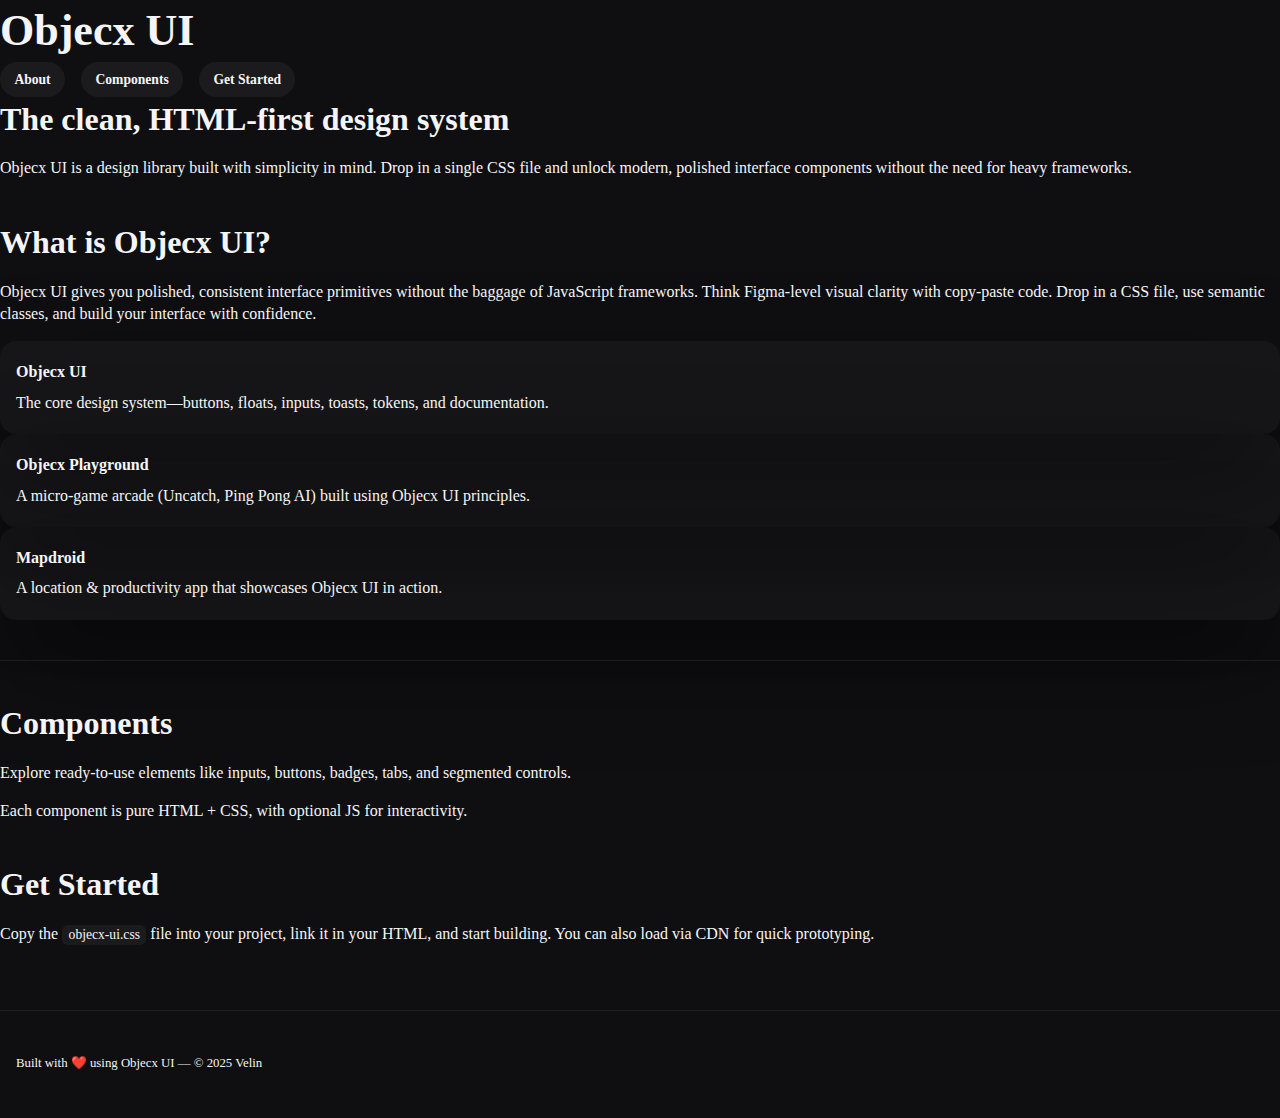
<file: index.html>
<!DOCTYPE html>
<html lang="en">
<head>
  <meta charset="utf-8" />
  <title>Objecx UI</title>
  <meta name="viewport" content="width=device-width, initial-scale=1" />
  <link rel="stylesheet" href="objecx-ui.css" />
  <script defer src="objecx-ui.js"></script>
</head>
<body>
  <header class="site-header">
    <h1 class="logo">Objecx UI</h1>
    <nav class="nav">
      <a href="#what-is">About</a>
      <a href="#components">Components</a>
      <a href="#get-started">Get Started</a>
    </nav>
  </header>

  <main class="site-main">
    <section class="hero">
      <h2>The clean, HTML-first design system</h2>
      <p>
        Objecx UI is a design library built with simplicity in mind.
        Drop in a single CSS file and unlock modern, polished interface components
        without the need for heavy frameworks.
      </p>
    </section>

    <section id="what-is" class="section">
      <h2>What is Objecx UI?</h2>
      <p>
        Objecx UI gives you polished, consistent interface primitives
        without the baggage of JavaScript frameworks. Think Figma-level visual clarity
        with copy-paste code. Drop in a CSS file, use semantic classes, and build your interface
        with confidence.
      </p>

      <div class="card-grid">
        <a class="objecx-card" href="https://objecx-ui.vercel.app/">
          <strong>Objecx UI</strong>
          <span>The core design system—buttons, floats, inputs, toasts, tokens, and documentation.</span>
        </a>
        <a class="objecx-card" href="https://objecx-playground.vercel.app">
          <strong>Objecx Playground</strong>
          <span>A micro-game arcade (Uncatch, Ping Pong AI) built using Objecx UI principles.</span>
        </a>
        <a class="objecx-card" href="https://mapdroid.vercel.app">
          <strong>Mapdroid</strong>
          <span>A location & productivity app that showcases Objecx UI in action.</span>
        </a>
      </div>

      <div class="separator" aria-hidden="true"></div>
    </section>

    <section id="components" class="section">
      <h2>Components</h2>
      <p>Explore ready-to-use elements like inputs, buttons, badges, tabs, and segmented controls.</p>
      <p>Each component is pure HTML + CSS, with optional JS for interactivity.</p>
    </section>

    <section id="get-started" class="section">
      <h2>Get Started</h2>
      <p>
        Copy the <code>objecx-ui.css</code> file into your project, link it in your HTML,
        and start building. You can also load via CDN for quick prototyping.
      </p>
    </section>
  </main>

  <footer class="site-footer">
    <p>Built with ❤️ using Objecx UI — © 2025 Velin</p>
  </footer>
</body>
</html>
</file>
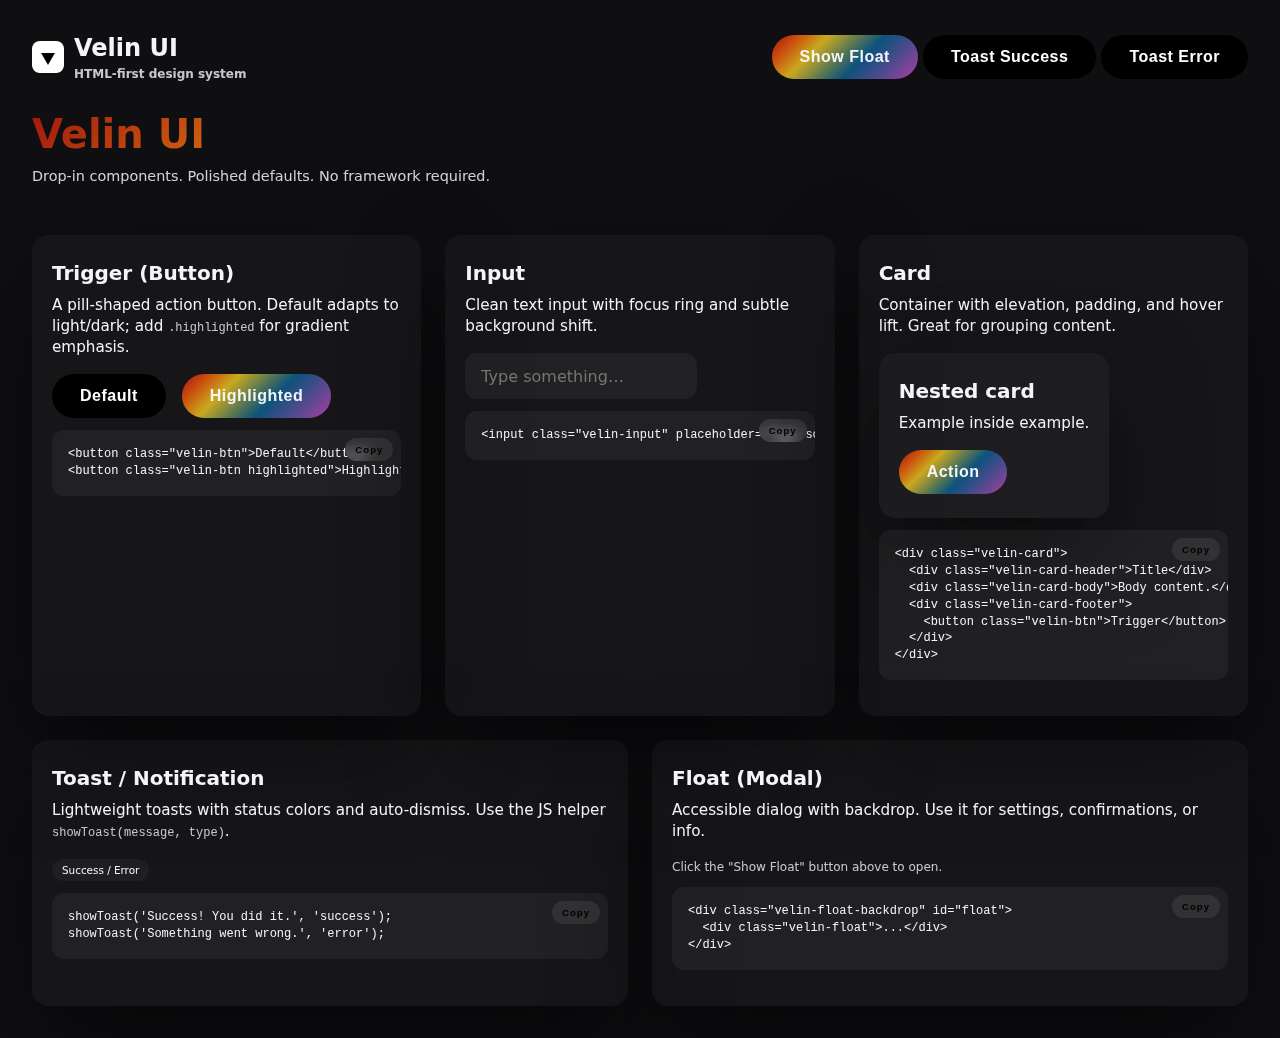
<file: velin-ui.html>
<!DOCTYPE html>
<html lang="en">
<head>
  <meta charset="utf-8" />
  <title>Velin UI Demo</title>
  <meta name="viewport" content="width=device-width,initial-scale=1" />
  <link rel="icon" type="image/svg+xml" href="VelinLogo.svg" />
  <link rel="preconnect" href="https://fonts.googleapis.com" />
  <link href="https://fonts.googleapis.com/css2?family=JetBrains+Mono:wght@500&display=swap" rel="stylesheet" />
  <style>
    :root {
      --radius: 1rem;
      --radius-pill: 999px;
      --gradient-velin: linear-gradient(135deg,#a3150d 0%,#c75610 15%,#c4a423 30%,#0e567d 60%,#a8439d 100%);
      --shadow: 0 40px 100px -10px rgba(0,0,0,.6);
      --text: #f5f5f7;
      --bg: #0f0f12;
      --card-bg: rgba(255,255,255,0.03);
      --transition: .35s cubic-bezier(.4,.2,.2,1);
      --font-stack: system-ui,-apple-system,BlinkMacSystemFont,"JetBrains Mono", monospace;
    }
    *{box-sizing:border-box;}
    body {
      margin:0;
      background: var(--bg);
      color: var(--text);
      font-family: var(--font-stack);
      -webkit-font-smoothing: antialiased;
      min-height:100vh;
      padding:2rem;
      line-height:1.4;
    }
    h1 {
      margin:0;
      font-size:2.5rem;
      background: var(--gradient-velin);
      -webkit-background-clip:text;
      background-clip:text;
      color:transparent;
    }
    .grid {
      display:grid;
      gap:1.5rem;
      grid-template-columns: repeat(auto-fit,minmax(280px,1fr));
      margin-top:1.5rem;
    }
    .section {
      margin-bottom:3rem;
    }
    .sub {
      font-size:.9rem;
      opacity:.85;
      margin:4px 0 16px;
    }
    /* Trigger button */
    .velin-btn {
      position: relative;
      display: inline-flex;
      align-items: center;
      gap: .4em;
      padding: .85rem 1.75rem;
      border: none;
      border-radius: var(--radius-pill);
      font-weight:600;
      font-size:1rem;
      cursor:pointer;
      overflow:hidden;
      transition: transform var(--transition), box-shadow var(--transition);
      min-height:44px;
      line-height:1;
      letter-spacing:.5px;
      background: #fff;
      color: #000;
    }
    @media (prefers-color-scheme: light){
      .velin-btn { background:#000; color:#fff; }
    }
    @media (prefers-color-scheme: dark){
      .velin-btn { background:#fff; color:#000; }
    }
    .velin-btn.highlighted {
      background: var(--gradient-velin);
      color: inherit;
    }
    .velin-btn.highlighted::before {
      content:"";
      position:absolute;
      inset:0;
      mix-blend-mode: overlay;
      opacity:.15;
      background: var(--gradient-velin);
      border-radius: inherit;
      pointer-events:none;
    }
    .velin-btn:hover {
      transform:scale(1.03);
      box-shadow: var(--shadow);
    }
    .velin-btn:active {
      transform:scale(0.97);
    }
    .velin-btn:focus-visible {
      outline:2px solid transparent;
      box-shadow: 0 0 0 3px rgba(168,67,157,.7);
    }

    /* Card */
    .velin-card {
      background: var(--card-bg);
      padding:1.5rem 1.25rem;
      border-radius: var(--radius);
      box-shadow: var(--shadow);
      position: relative;
      overflow:hidden;
      transition: transform var(--transition);
    }
    .velin-card:hover {
      transform: translateY(-2px);
    }
    .velin-card-header {
      font-size:1.25rem;
      font-weight:700;
      margin-bottom:.5rem;
    }
    .velin-card-body {
      font-size:.95rem;
      margin-bottom:1rem;
    }
    .velin-card-footer {
      display:flex;
      gap:.75rem;
      flex-wrap:wrap;
      font-size:.75rem;
    }

    /* Input */
    .velin-input {
      background: rgba(255,255,255,0.05);
      border: none;
      padding: .85rem 1rem;
      border-radius: .75rem;
      font-size:1rem;
      font-family: inherit;
      color: var(--text);
      width:100%;
      transition: box-shadow var(--transition), background var(--transition);
      outline: none;
      min-width:0;
    }
    .velin-input:focus {
      box-shadow: 0 0 0 3px rgba(168,67,157,.6);
      background: rgba(255,255,255,0.08);
    }

    /* Toast */
    .velin-toast-container {
      position: fixed;
      top:16px;
      right:16px;
      display:flex;
      flex-direction:column;
      gap:10px;
      z-index:999;
      max-width:360px;
      font-family: var(--font-stack);
    }
    .velin-toast {
      background: rgba(255,255,255,0.08);
      padding:12px 18px;
      border-radius:12px;
      backdrop-filter: blur(8px);
      display:flex;
      gap:12px;
      align-items:center;
      color: var(--text);
      box-shadow: 0 30px 60px -10px rgba(0,0,0,.5);
      font-size:.9rem;
      overflow:hidden;
      position: relative;
      animation: slide-in .35s ease forwards;
    }
    .velin-toast.success { border-left:4px solid #1eb854; }
    .velin-toast.error { border-left:4px solid #e24f4f; }
    .velin-toast .close {
      margin-left:auto;
      background:none;
      border:none;
      cursor:pointer;
      font-size:1rem;
      opacity:.7;
    }
    @keyframes slide-in {
      from { opacity:0; transform: translateX(10px); }
      to { opacity:1; transform: translateX(0); }
    }

    /* Float/modal */
    .velin-float-backdrop {
      position: fixed;
      inset:0;
      background: rgba(15,15,18,0.85);
      display:flex;
      align-items:center;
      justify-content:center;
      padding:1rem;
      z-index:50;
      visibility:hidden;
      opacity:0;
      transition: opacity .25s ease;
    }
    .velin-float {
      background: rgba(255,255,255,0.03);
      border-radius:1rem;
      padding:1.75rem 2rem;
      max-width:480px;
      width:100%;
      position:relative;
      box-shadow: var(--shadow);
      backdrop-filter: blur(12px);
    }
    .velin-float.show {
      visibility:visible;
      opacity:1;
    }
    .close-btn {
      position:absolute;
      top:12px;
      right:12px;
      background:none;
      border:none;
      font-size:1.25rem;
      cursor:pointer;
      color: var(--text);
      opacity:.75;
    }

    /* Utility & code block */
    pre {
      background: rgba(255,255,255,0.05);
      padding:1rem;
      border-radius:.75rem;
      overflow:auto;
      font-size:.75rem;
      position: relative;
    }
    .copy {
      position:absolute;
      top:8px;
      right:8px;
      background: rgba(255,255,255,0.08);
      border:none;
      padding:6px 10px;
      border-radius:999px;
      cursor:pointer;
      font-size:.6rem;
      letter-spacing:1px;
      font-weight:600;
      backdrop-filter: blur(6px);
    }
    .badge {
      display:inline-block;
      background: rgba(255,255,255,0.08);
      padding:4px 12px;
      border-radius:999px;
      font-size:.55rem;
      text-transform:uppercase;
      letter-spacing:1px;
    }
    .layout-split {
      display:flex;
      gap:1.5rem;
      flex-wrap:wrap;
    }
    .pill {
      background: rgba(255,255,255,0.04);
      padding:4px 10px;
      border-radius:999px;
      font-size:.65rem;
    }
    .card-row {
      display:flex;
      gap:1rem;
      flex-wrap:wrap;
    }

    .fade-in {
      animation: fade .6s ease both;
    }
    @keyframes fade {
      from { opacity:0; transform:translateY(8px); }
      to { opacity:1; transform:translateY(0); }
    }
    .small {
      font-size:.75rem;
      opacity:.8;
    }
    .header {
      display:flex;
      flex-wrap:wrap;
      justify-content: space-between;
      align-items:center;
      gap:1rem;
      margin-bottom:1.5rem;
    }
    .brand {
      display:flex;
      align-items:center;
      gap:10px;
      font-size:1.5rem;
      font-weight:700;
    }
    .brand img {
      width:32px;
      height:32px;
      border-radius:6px;
    }
    .pill-accent {
      background: var(--gradient-velin);
      -webkit-background-clip: text;
      background-clip: text;
      color: transparent;
    }
  </style>
</head>
<body>

  <div class="header">
    <div class="brand">
      <img src="VelinLogo.svg" alt="Velin" />
      <div>
        Velin UI <div class="small">HTML-first design system</div>
      </div>
    </div>
    <div>
      <button class="velin-btn highlighted" id="show-float-demo">Show Float</button>
      <button class="velin-btn" id="toast-success">Toast Success</button>
      <button class="velin-btn" id="toast-error">Toast Error</button>
    </div>
  </div>

  <div class="section">
    <h1>Velin UI</h1>
    <div class="sub">Drop-in components. Polished defaults. No framework required.</div>
  </div>

  <div class="grid">
    <!-- Buttons -->
    <div class="velin-card fade-in">
      <div class="velin-card-header">Trigger (Button)</div>
      <div class="velin-card-body">
        A pill-shaped action button. Default adapts to light/dark; add <code class="small">.highlighted</code> for gradient emphasis.
      </div>
      <div class="velin-card-footer">
        <div class="card-row">
          <button class="velin-btn">Default</button>
          <button class="velin-btn highlighted">Highlighted</button>
        </div>
      </div>
      <pre><code>&lt;button class="velin-btn"&gt;Default&lt;/button&gt;
&lt;button class="velin-btn highlighted"&gt;Highlighted&lt;/button&gt;</code><button class="copy" data-target="btn-code">Copy</button></pre>
    </div>

    <!-- Input -->
    <div class="velin-card fade-in">
      <div class="velin-card-header">Input</div>
      <div class="velin-card-body">
        Clean text input with focus ring and subtle background shift.
      </div>
      <div class="velin-card-footer">
        <div style="max-width:320px;">
          <input class="velin-input" placeholder="Type something…" />
        </div>
      </div>
      <pre><code>&lt;input class="velin-input" placeholder="Type something…" /&gt;</code><button class="copy" data-target="input-code">Copy</button></pre>
    </div>

    <!-- Card -->
    <div class="velin-card fade-in">
      <div class="velin-card-header">Card</div>
      <div class="velin-card-body">
        Container with elevation, padding, and hover lift. Great for grouping content.
      </div>
      <div class="velin-card-footer">
        <div class="card-row">
          <div style="flex:1;">
            <div class="velin-card">
              <div class="velin-card-header">Nested card</div>
              <div class="velin-card-body">Example inside example.</div>
              <div class="velin-card-footer">
                <button class="velin-btn highlighted">Action</button>
              </div>
            </div>
          </div>
        </div>
      </div>
      <pre><code>&lt;div class="velin-card"&gt;
  &lt;div class="velin-card-header"&gt;Title&lt;/div&gt;
  &lt;div class="velin-card-body"&gt;Body content.&lt;/div&gt;
  &lt;div class="velin-card-footer"&gt;
    &lt;button class="velin-btn"&gt;Trigger&lt;/button&gt;
  &lt;/div&gt;
&lt;/div&gt;</code><button class="copy" data-target="card-code">Copy</button></pre>
    </div>
  </div>

  <!-- Toast + Float -->
  <div class="grid">
    <div class="velin-card fade-in">
      <div class="velin-card-header">Toast / Notification</div>
      <div class="velin-card-body">
        Lightweight toasts with status colors and auto-dismiss. Use the JS helper <code class="small">showToast(message, type)</code>.
      </div>
      <div class="velin-card-footer">
        <div class="pill">Success / Error</div>
      </div>
      <pre><code>showToast('Success! You did it.', 'success');
showToast('Something went wrong.', 'error');</code><button class="copy" data-target="toast-code">Copy</button></pre>
    </div>
    <div class="velin-card fade-in">
      <div class="velin-card-header">Float (Modal)</div>
      <div class="velin-card-body">
        Accessible dialog with backdrop. Use it for settings, confirmations, or info.
      </div>
      <div class="velin-card-footer">
        <div class="small">Click the "Show Float" button above to open.</div>
      </div>
      <pre><code>&lt;div class="velin-float-backdrop" id="float"&gt;
  &lt;div class="velin-float"&gt;...&lt;/div&gt;
&lt;/div&gt;</code><button class="copy" data-target="float-code">Copy</button></pre>
    </div>
  </div>

  <!-- Hidden float -->
  <div class="velin-float-backdrop" id="float">
    <div class="velin-float" role="dialog" aria-modal="true" aria-label="Demo float">
      <button class="close-btn" aria-label="Close">&times;</button>
      <div style="margin-bottom:8px;">
        <div style="font-size:1.25rem;font-weight:700;">Velin Float</div>
        <div class="small">Accessible, polished modal.</div>
      </div>
      <p style="margin:0 0 1rem;">This is a reusable float component. You can put any content here, including forms or confirmations.</p>
      <div style="display:flex;gap:10px;flex-wrap:wrap;">
        <button class="velin-btn">Cancel</button>
        <button class="velin-btn highlighted">Confirm</button>
      </div>
    </div>
  </div>

  <!-- Toast container (populated by JS) -->
  <div class="velin-toast-container" aria-live="polite" role="status"></div>

  <script>
    // toast helper
    function showToast(message, type = "success", duration = 3000) {
      let container = document.querySelector(".velin-toast-container");
      if (!container) {
        container = document.createElement("div");
        container.className = "velin-toast-container";
        document.body.appendChild(container);
      }
      const toast = document.createElement("div");
      toast.className = `velin-toast ${type}`;
      toast.innerHTML = `<div>${message}</div><button class="close" aria-label="close">&times;</button>`;
      container.appendChild(toast);
      function remove() {
        toast.style.opacity = "0";
        setTimeout(() => toast.remove(), 300);
      }
      toast.querySelector(".close").addEventListener("click", remove);
      setTimeout(remove, duration);
    }

    // float logic
    const floatBackdrop = document.getElementById("float");
    document.getElementById("show-float-demo").addEventListener("click", ()=> {
      floatBackdrop.classList.add("show");
    });
    floatBackdrop.querySelector(".close-btn").addEventListener("click", ()=> {
      floatBackdrop.classList.remove("show");
    });
    // example toast triggers
    document.getElementById("toast-success").addEventListener("click", () => showToast("Success! You're crushing it.", "success"));
    document.getElementById("toast-error").addEventListener("click", () => showToast("Error occurred.", "error"));

    // copy buttons
    document.querySelectorAll(".copy").forEach(btn => {
      btn.addEventListener("click", () => {
        const codeEl = btn.previousElementSibling || document.querySelector(`#${btn.dataset.target}`);
        if (!codeEl) return;
        const text = codeEl.innerText;
        navigator.clipboard.writeText(text).then(() => {
          btn.textContent = "Copied";
          setTimeout(() => (btn.textContent = "Copy"), 1000);
        });
      });
    });
  </script>
</body>
</html>
</file>
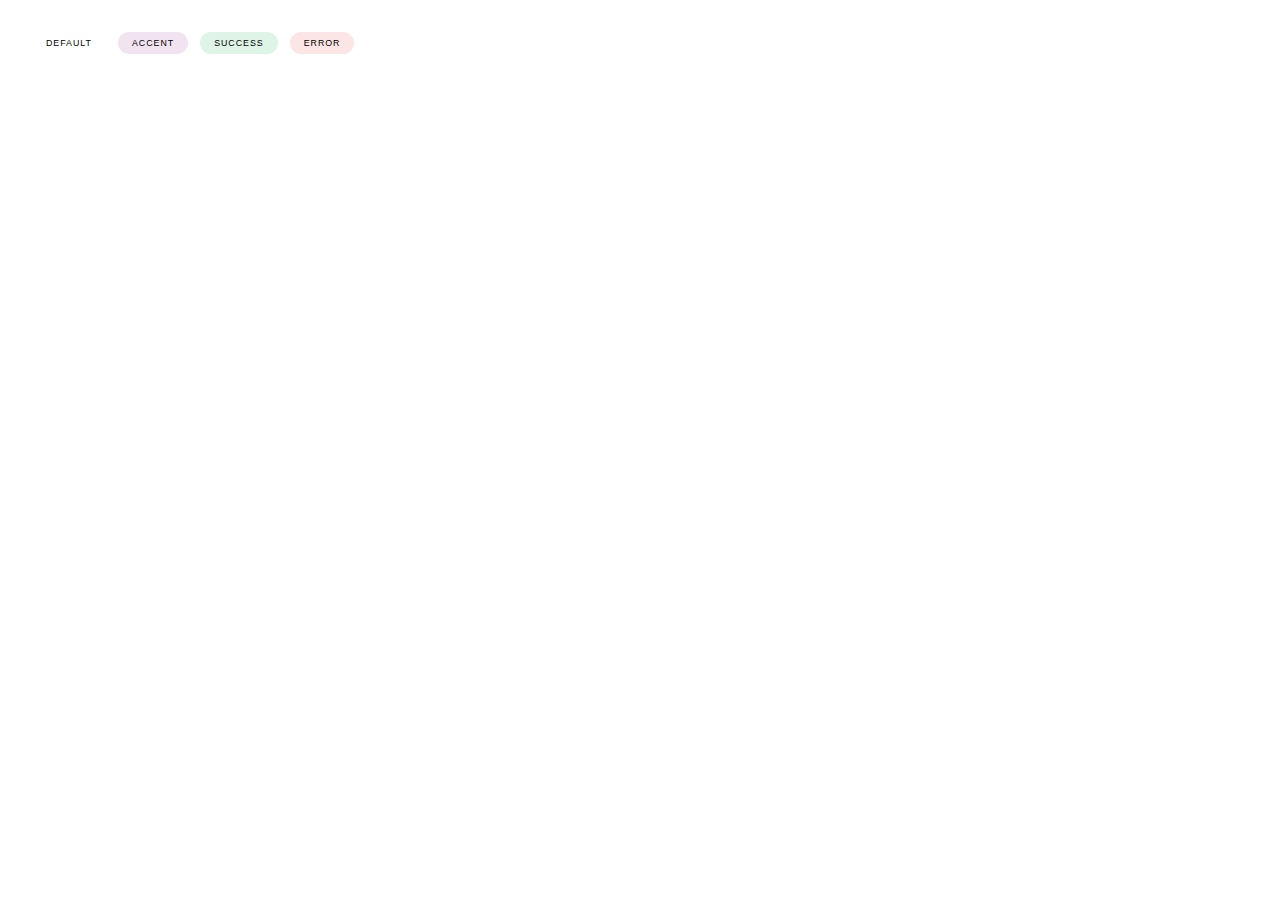
<file: components/badge.html>
<!DOCTYPE html>
<html lang="en">
<head>
  <meta charset="utf-8" />
  <title>Velin Badge</title>
  <meta name="viewport" content="width=device-width,initial-scale=1" />
  <link rel="stylesheet" href="/components/colors.css" />
  <style>
    .badge {
      display:inline-block;
      padding:6px 14px;
      border-radius:999px;
      font-size:.55rem;
      text-transform: uppercase;
      letter-spacing:1px;
      background: rgba(255,255,255,0.08);
      font-family:Inter,sans-serif;
    }
    .accent { background: var(--badge-bg-accent); }
    .success { background: var(--badge-bg-success); }
    .error { background: var(--badge-bg-error); }
  </style>
</head>
<body style="background:transparent; margin:0; padding:2rem; display:flex; gap:12px; flex-wrap:wrap;">
  <div class="badge">Default</div>
  <div class="badge accent">Accent</div>
  <div class="badge success">Success</div>
  <div class="badge error">Error</div>
</body>
</html>
</file>
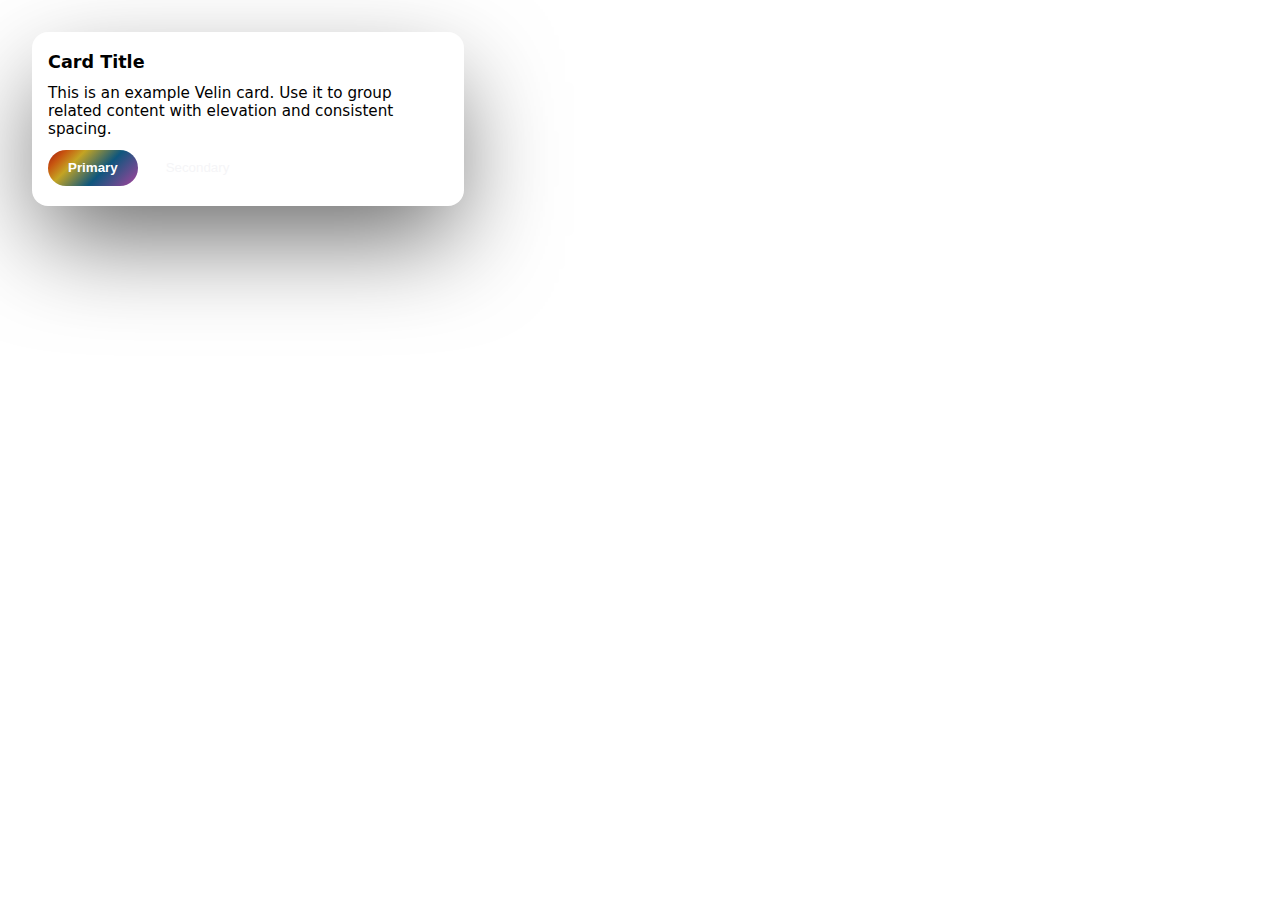
<file: components/card.html>
<!DOCTYPE html>
<html lang="en">
<head>
  <meta charset="utf-8" />
  <title>Velin Card</title>
  <meta name="viewport" content="width=device-width,initial-scale=1" />
  <link rel="stylesheet" href="/components/colors.css" />
  <style>
    .velin-card {
      background: var(--card-bg);
      padding:1.25rem 1rem;
      border-radius: var(--radius);
      box-shadow: var(--shadow);
      max-width:400px;
      display:flex;
      flex-direction:column;
      gap:12px;
      font-family: Inter, system-ui, sans-serif;
    }
    .header { font-weight:700; font-size:1.1rem; }
    .body { font-size:.95rem; }
    .footer { display:flex; gap:8px; flex-wrap:wrap; }
    .primary { background: var(--gradient-velin); color:#fff; border:none; padding:.65rem 1.25rem; border-radius: var(--radius-pill); font-weight:600; cursor:pointer; }
    .secondary { background: rgba(255,255,255,0.05); color: var(--text); border:none; padding:.65rem 1.25rem; border-radius: var(--radius-pill); cursor:pointer; }
  </style>
</head>
<body style="background:transparent; margin:0; padding:2rem;">
  <div class="velin-card">
    <div class="header">Card Title</div>
    <div class="body">This is an example Velin card. Use it to group related content with elevation and consistent spacing.</div>
    <div class="footer">
      <button class="primary">Primary</button>
      <button class="secondary">Secondary</button>
    </div>
  </div>
</body>
</html>
</file>
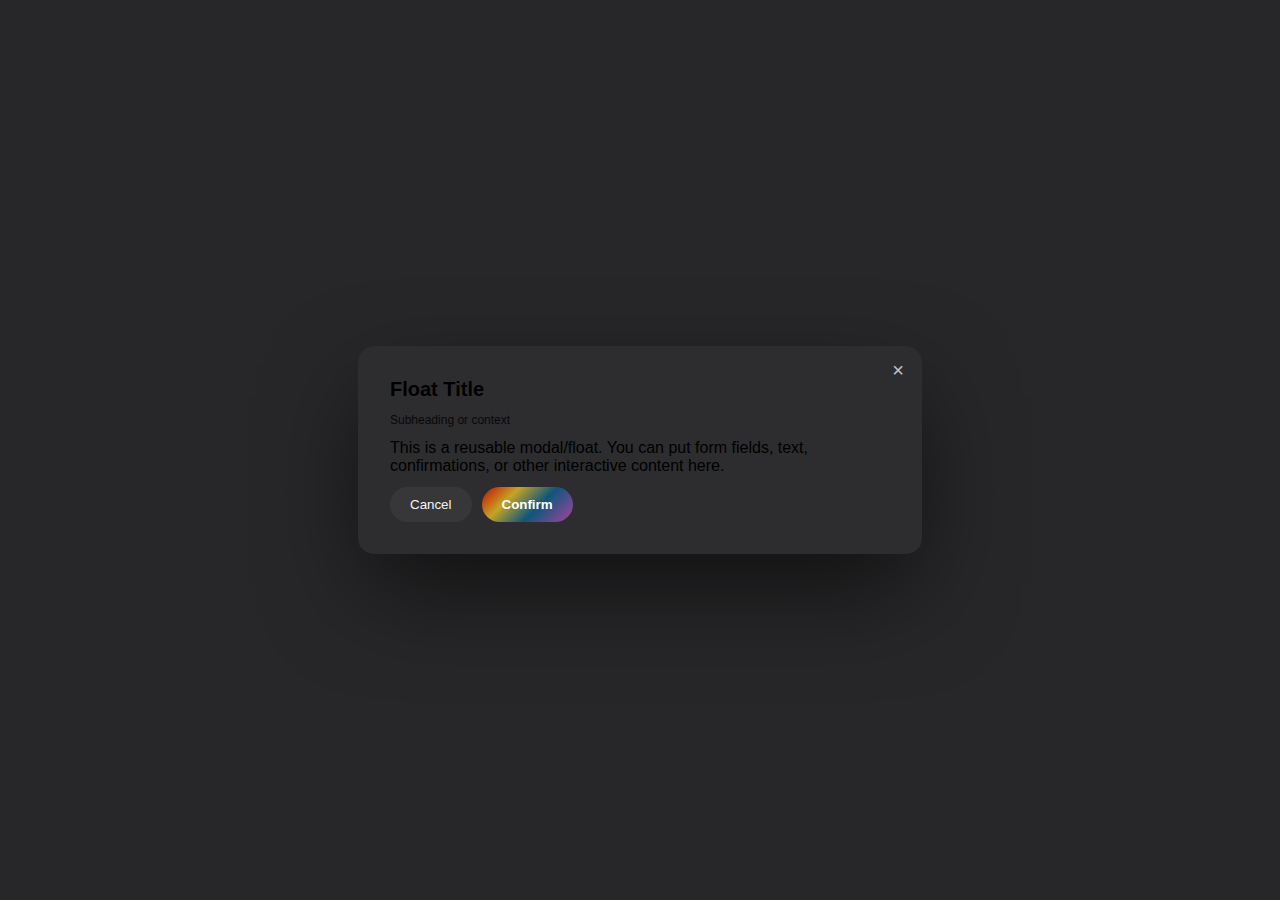
<file: components/float.html>
<!DOCTYPE html>
<html lang="en">
<head>
  <meta charset="utf-8" />
  <title>Velin Float</title>
  <meta name="viewport" content="width=device-width,initial-scale=1" />
  <link rel="stylesheet" href="/components/colors.css" />
  <style>
    body { margin:0; min-height:100vh; background: rgba(15,15,18,.9); display:flex; align-items:center; justify-content:center; font-family:Inter,sans-serif; }
    .backdrop {
      position: relative;
      width:100%;
      max-width:500px;
      padding:2rem;
      background: var(--card-bg);
      border-radius:1rem;
      box-shadow: var(--shadow);
      display:flex;
      flex-direction:column;
      gap:12px;
    }
    .header { font-size:1.25rem; font-weight:700; }
    .sub { font-size:.75rem; opacity:.8; }
    .actions { display:flex; gap:10px; flex-wrap:wrap; }
    .close-btn {
      position:absolute;
      top:12px;
      right:12px;
      background:none;
      border:none;
      font-size:1.25rem;
      cursor:pointer;
      color: var(--text);
      opacity:.75;
    }
    .primary { background: var(--gradient-velin); color:#fff; border:none; padding:.65rem 1.25rem; border-radius:var(--radius-pill); font-weight:600; cursor:pointer; }
    .secondary { background: rgba(255,255,255,0.05); color: var(--text); border:none; padding:.65rem 1.25rem; border-radius:var(--radius-pill); cursor:pointer; }
  </style>
</head>
<body>
  <div class="backdrop">
    <button class="close-btn" aria-label="Close" onclick="alert('close clicked')">&times;</button>
    <div class="header">Float Title</div>
    <div class="sub">Subheading or context</div>
    <p style="margin:0;">This is a reusable modal/float. You can put form fields, text, confirmations, or other interactive content here.</p>
    <div class="actions">
      <button class="secondary">Cancel</button>
      <button class="primary">Confirm</button>
    </div>
  </div>
</body>
</html>
</file>
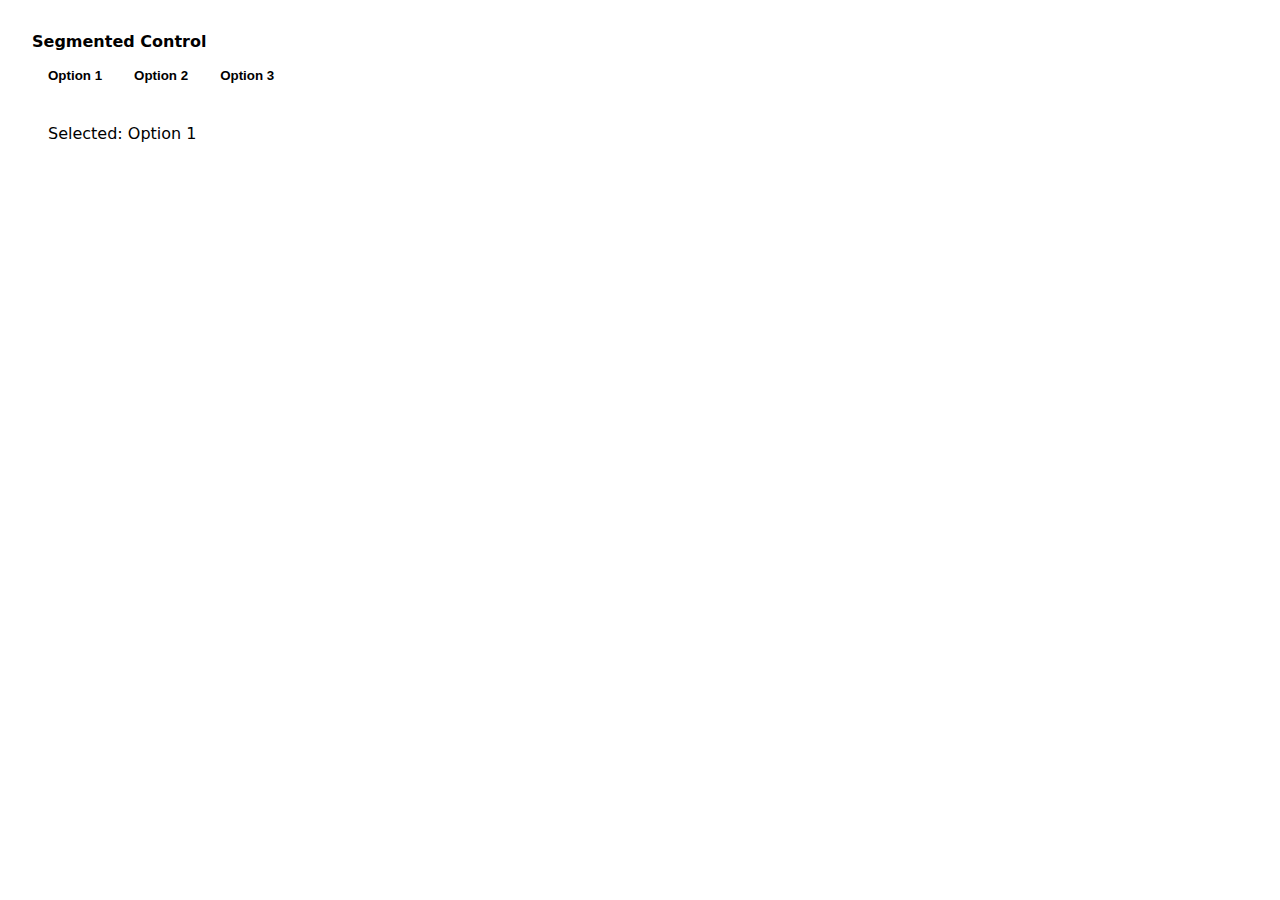
<file: components/input.html>
<!DOCTYPE html>
<html lang="en">
<head>
  <meta charset="utf-8" />
  <title>Objecx Segmented Control</title>
  <meta name="viewport" content="width=device-width,initial-scale=1" />
  <link rel="stylesheet" href="/components/colors.css" />
  <style>
    body {
      background: transparent;
      margin:0;
      padding:2rem;
      font-family: Inter, system-ui, sans-serif;
    }
    .segmented {
      display:inline-flex;
      border-radius:999px;
      overflow:hidden;
      background: rgba(255,255,255,0.04);
      font-size:.85rem;
      gap:0;
    }
    .segmented button {
      padding:.55rem 1rem;
      border:none;
      background: transparent;
      cursor:pointer;
      font-weight:600;
      transition: background .2s ease;
      position: relative;
    }
    .segmented button.active {
      background: #fff;
      color:#000;
    }
    .segmented button:not(.active):hover {
      background: rgba(255,255,255,0.08);
    }
    .output {
      margin-top:1rem;
      background: var(--card-bg);
      padding:1rem;
      border-radius:12px;
      max-width:500px;
    }
  </style>
</head>
<body>
  <div>
    <div style="margin-bottom:8px; font-weight:700;">Segmented Control</div>
    <div class="segmented" role="group" aria-label="Options">
      <button class="active" data-value="one">Option 1</button>
      <button data-value="two">Option 2</button>
      <button data-value="three">Option 3</button>
    </div>
    <div class="output" aria-live="polite">
      Selected: <span id="selected">Option 1</span>
    </div>
  </div>

  <script>
    const buttons = document.querySelectorAll(".segmented button");
    const output = document.getElementById("selected");

    function setActive(btn) {
      buttons.forEach(b => b.classList.remove("active"));
      btn.classList.add("active");
      output.textContent = btn.textContent;
    }

    buttons.forEach(btn => {
      btn.addEventListener("click", () => setActive(btn));
    });
  </script>
</body>
</html>
</file>
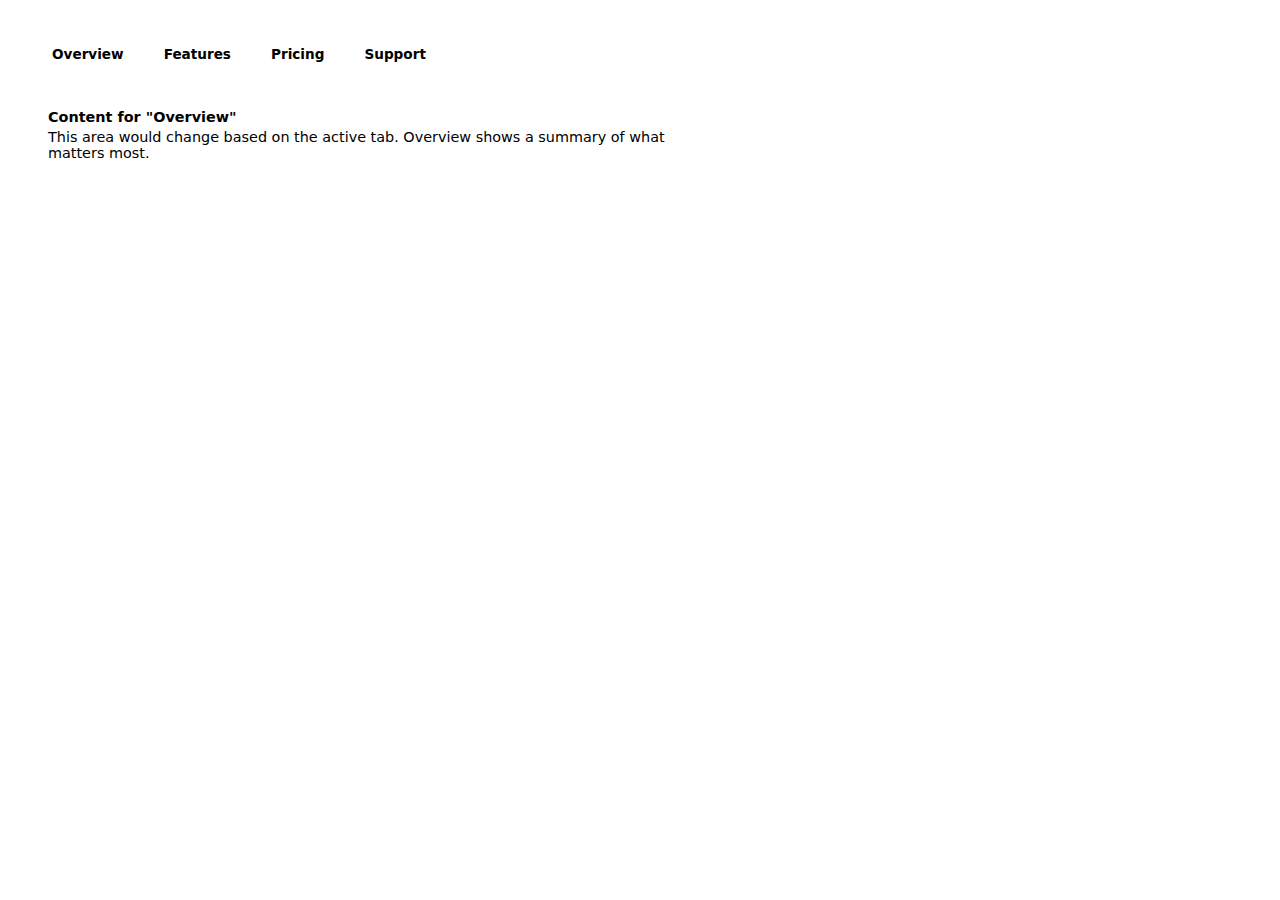
<file: components/tabs.html>
<!DOCTYPE html>
<html lang="en">
<head>
  <meta charset="utf-8" />
  <title>Objecx Tabs</title>
  <meta name="viewport" content="width=device-width,initial-scale=1" />
  <link rel="stylesheet" href="/components/colors.css" />
  <style>
    :root {
      --transition: .2s ease;
    }
    body {
      background: transparent;
      margin: 0;
      padding: 2rem;
      font-family: Inter, system-ui, sans-serif;
    }
    .tabs-container {
      max-width: 700px;
      display: flex;
      flex-direction: column;
      gap: 1rem;
    }
    .tabs {
      display: flex;
      gap: 8px;
      background: rgba(255,255,255,0.04);
      padding: 4px;
      border-radius: 999px;
      overflow-x: auto;
      scrollbar-width: none;
    }
    .tabs::-webkit-scrollbar {
      display: none;
    }
    .tab {
      padding: .65rem 1rem;
      border-radius: 999px;
      cursor: pointer;
      font-weight: 600;
      font-size: .85rem;
      background: transparent;
      transition: background var(--transition);
      white-space: nowrap;
    }
    .tab.active {
      background: #fff;
      color: #000;
    }
    .panel {
      background: var(--card-bg);
      padding: 1rem;
      border-radius: 12px;
      font-size: .9rem;
      position: relative;
    }
    .panel-title {
      font-weight: 700;
      margin: 0 0 4px;
    }
    .visually-hidden {
      position: absolute;
      width:1px;
      height:1px;
      padding:0;
      margin:-1px;
      overflow:hidden;
      clip:rect(0 0 0 0);
      white-space:nowrap;
      border:0;
    }
  </style>
</head>
<body>
  <div class="tabs-container" aria-label="Example tabs">
    <div role="tablist" class="tabs" aria-label="Navigation tabs">
      <div class="tab active" role="tab" tabindex="0" aria-selected="true" data-target="overview">Overview</div>
      <div class="tab" role="tab" tabindex="-1" aria-selected="false" data-target="features">Features</div>
      <div class="tab" role="tab" tabindex="-1" aria-selected="false" data-target="pricing">Pricing</div>
      <div class="tab" role="tab" tabindex="-1" aria-selected="false" data-target="support">Support</div>
    </div>

    <div class="panel-wrapper">
      <div class="panel" data-panel="overview">
        <div class="panel-title">Content for "Overview"</div>
        <div>This area would change based on the active tab. Overview shows a summary of what matters most.</div>
      </div>
      <div class="panel" data-panel="features" hidden>
        <div class="panel-title">Content for "Features"</div>
        <div>Details about features: interactive tab switching, accessible markup, responsive layout.</div>
      </div>
      <div class="panel" data-panel="pricing" hidden>
        <div class="panel-title">Content for "Pricing"</div>
        <div>Pricing tiers and value propositions. Choose a plan that fits your workflow.</div>
      </div>
      <div class="panel" data-panel="support" hidden>
        <div class="panel-title">Content for "Support"</div>
        <div>Help resources, documentation links, and contact information for users.</div>
      </div>
    </div>
  </div>

  <script>
    const tabs = document.querySelectorAll(".tab");
    const panels = document.querySelectorAll(".panel");

    function activateTab(tab) {
      tabs.forEach(t => {
        const selected = t === tab;
        t.classList.toggle("active", selected);
        t.setAttribute("aria-selected", selected ? "true" : "false");
        t.tabIndex = selected ? 0 : -1;
      });
      const target = tab.dataset.target;
      panels.forEach(p => {
        if (p.dataset.panel === target) {
          p.hidden = false;
        } else {
          p.hidden = true;
        }
      });
      tab.focus();
    }

    tabs.forEach(tab => {
      tab.addEventListener("click", () => activateTab(tab));
      tab.addEventListener("keydown", e => {
        const currentIndex = Array.from(tabs).indexOf(tab);
        if (e.key === "ArrowRight") {
          const next = tabs[(currentIndex + 1) % tabs.length];
          activateTab(next);
        } else if (e.key === "ArrowLeft") {
          const prev = tabs[(currentIndex - 1 + tabs.length) % tabs.length];
          activateTab(prev);
        }
      });
    });
  </script>
</body>
</html>
</file>
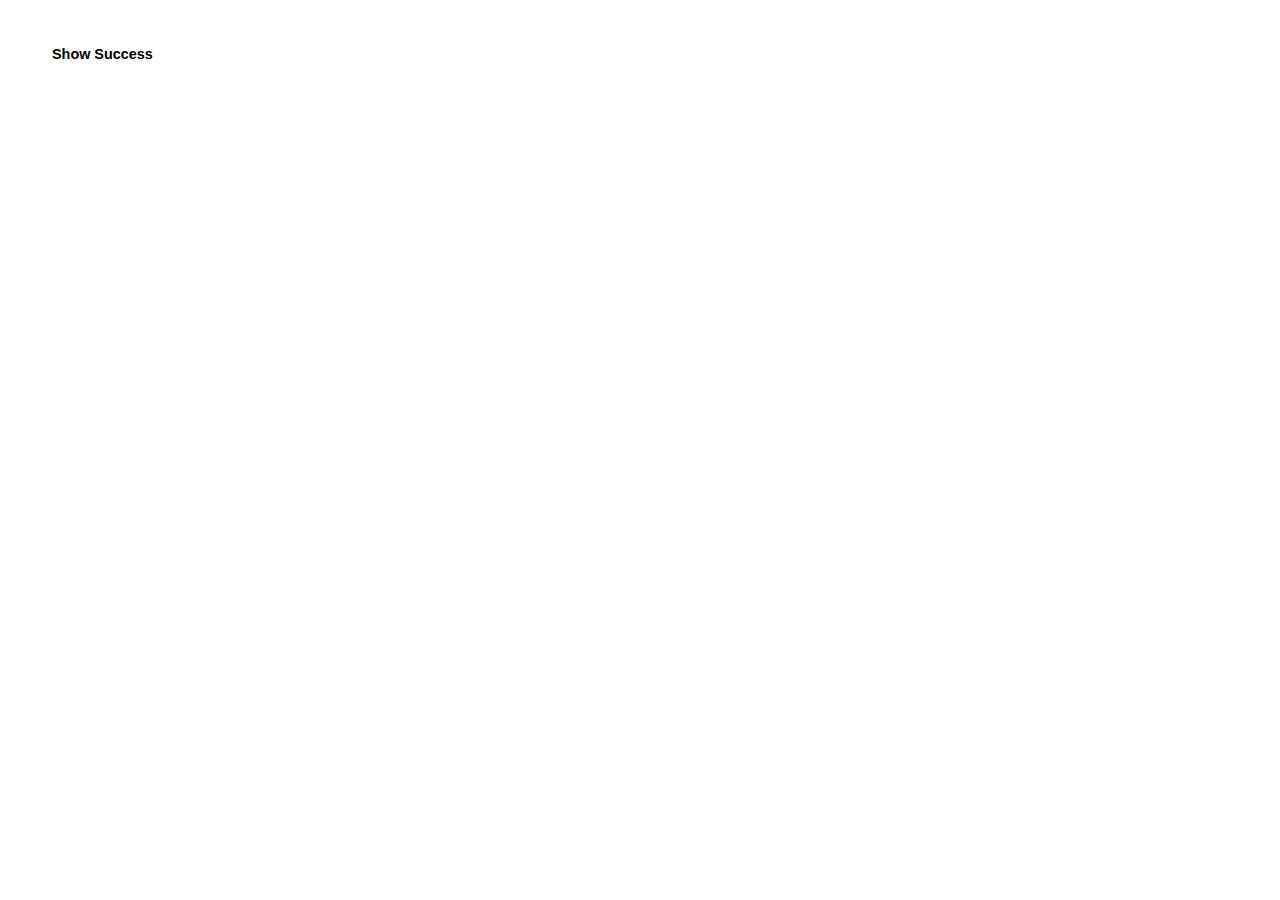
<file: components/toast.html>
<!DOCTYPE html>
<html lang="en">
<head>
  <meta charset="utf-8" />
  <title>Objecx Toast</title>
  <meta name="viewport" content="width=device-width,initial-scale=1" />
  <link rel="stylesheet" href="/components/colors.css" />
  <style>
    .controls { display:flex; gap:12px; flex-wrap:wrap; font-family:Inter,sans-serif; }
    .objecx-btn {
      position: relative;
      display: inline-flex;
      align-items: center;
      gap: .4em;
      padding: .85rem 1.25rem;
      border: none;
      border-radius: var(--radius-pill);
      font-weight:600;
      font-size:.9rem;
      cursor:pointer;
      overflow:hidden;
      transition: transform var(--transition), box-shadow var(--transition);
      background: #fff;
      color:#000;
    }
    .objecx-btn.highlighted { background: var(--gradient-objecx); color:#fff; }
    .toast-container {
      position: fixed;
      top:16px;
      right:16px;
      display:flex;
      flex-direction:column;
      gap:10px;
      z-index:999;
      max-width:360px;
    }
    .toast {
      background: rgba(255,255,255,0.08);
      padding:12px 18px;
      border-radius:12px;
      backdrop-filter: blur(8px);
      display:flex;
      gap:12px;
      align-items:center;
      color: var(--text);
      box-shadow: var(--toast-shadow);
      font-family: "JetBrains Mono", ui-monospace, monospace;
      position: relative;
      transition: opacity .25s ease;
    }
    .toast.success { border-left:4px solid var(--success); }
    .toast.error { border-left:4px solid var(--error); }
    .close {
      margin-left:auto;
      background:none;
      border:none;
      cursor:pointer;
      font-size:1rem;
      opacity:.7;
    }
  </style>
</head>
<body style="background:transparent; margin:0; padding:2rem;">
  <div class="controls">
    <button class="objecx-btn" onclick="show('success')">Show Success</button>
    <button class="objecx-btn highlighted" onclick="show('error')">Show Error</button>
  </div>
  <div class="toast-container" aria-live="polite" role="status"></div>

  <script>
    function show(type) {
      const container = document.querySelector(".toast-container");
      const t = document.createElement("div");
      t.className = `toast ${type}`;
      t.innerHTML = `<div>${type === "success" ? "Operation succeeded" : "Something went wrong"}</div><button class="close" aria-label="close">&times;</button>`;
      container.appendChild(t);
      setTimeout(() => {
        t.style.opacity = "0";
        setTimeout(() => t.remove(), 300);
      }, 2500);
      t.querySelector(".close").addEventListener("click", () => {
        t.style.opacity = "0";
        setTimeout(() => t.remove(), 300);
      });
    }
  </script>
</body>
</html>
</file>
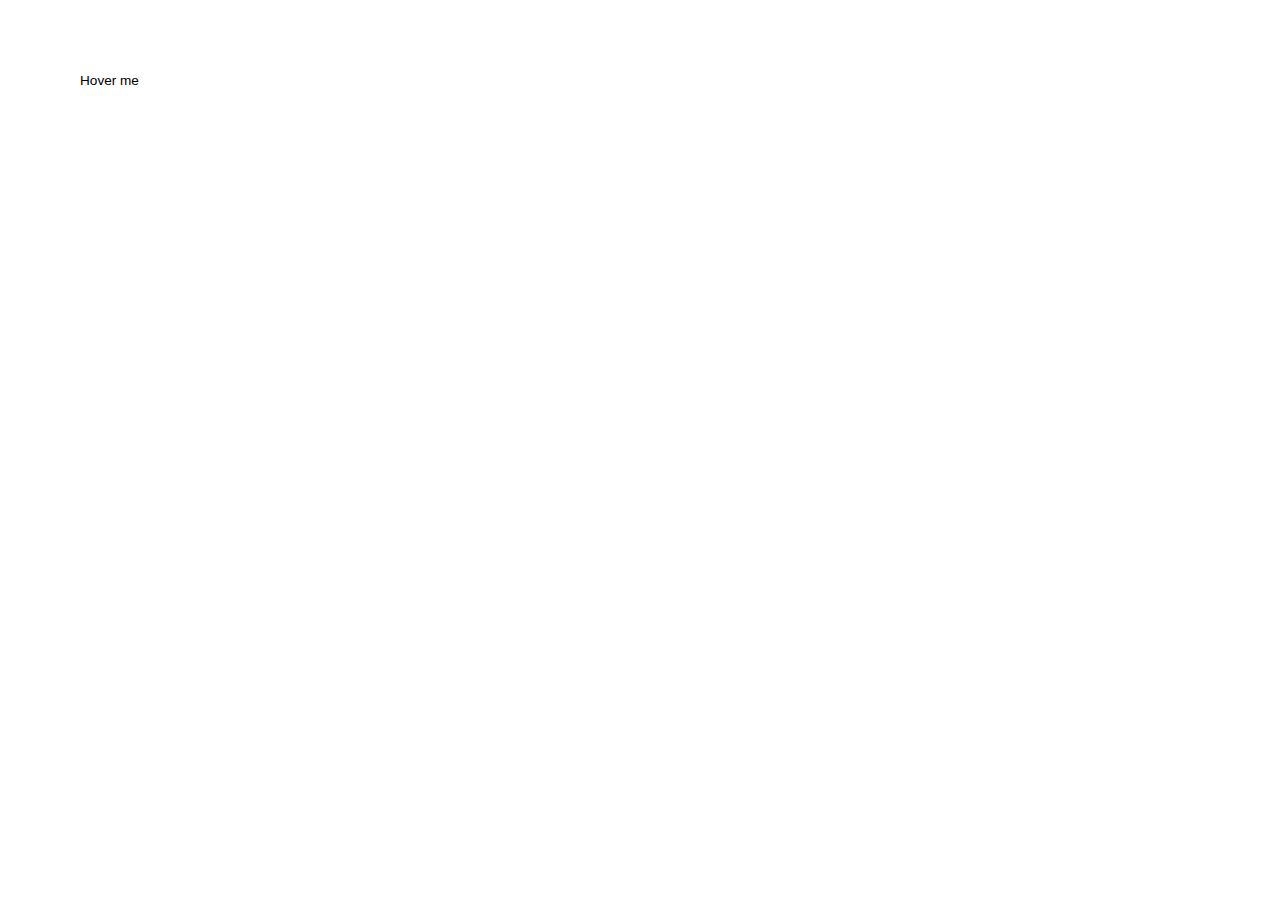
<file: components/tooltip.html>
<!DOCTYPE html>
<html lang="en">
<head>
  <meta charset="utf-8" />
  <title>Velin Tooltip</title>
  <meta name="viewport" content="width=device-width,initial-scale=1" />
  <link rel="stylesheet" href="/components/colors.css" />
  <style>
    .tooltip-wrapper {
      position: relative;
      display: inline-block;
      margin: 2rem;
      font-family:Inter,sans-serif;
    }
    .tooltip-target {
      padding: .55rem 1rem;
      border-radius:.75rem;
      background: rgba(255,255,255,0.08);
      cursor: default;
      font-size:.85rem;
      display:inline-block;
    }
    .tooltip-box {
      position: absolute;
      top: calc(100% + 8px);
      left: 50%;
      transform: translateX(-50%);
      background: rgba(255,255,255,0.08);
      padding:8px 12px;
      border-radius:.75rem;
      font-size:.75rem;
      white-space: nowrap;
      box-shadow: 0 30px 60px -10px rgba(0,0,0,.5);
      opacity:0;
      pointer-events:none;
      transition: opacity .2s ease;
    }
    .tooltip-wrapper:hover .tooltip-box {
      opacity:1;
    }
  </style>
</head>
<body style="background:transparent; margin:0; padding:2rem;">
  <div class="tooltip-wrapper">
    <div class="tooltip-target">Hover me</div>
    <div class="tooltip-box">This is a tooltip with extra context.</div>
  </div>
</body>
</html>
</file>
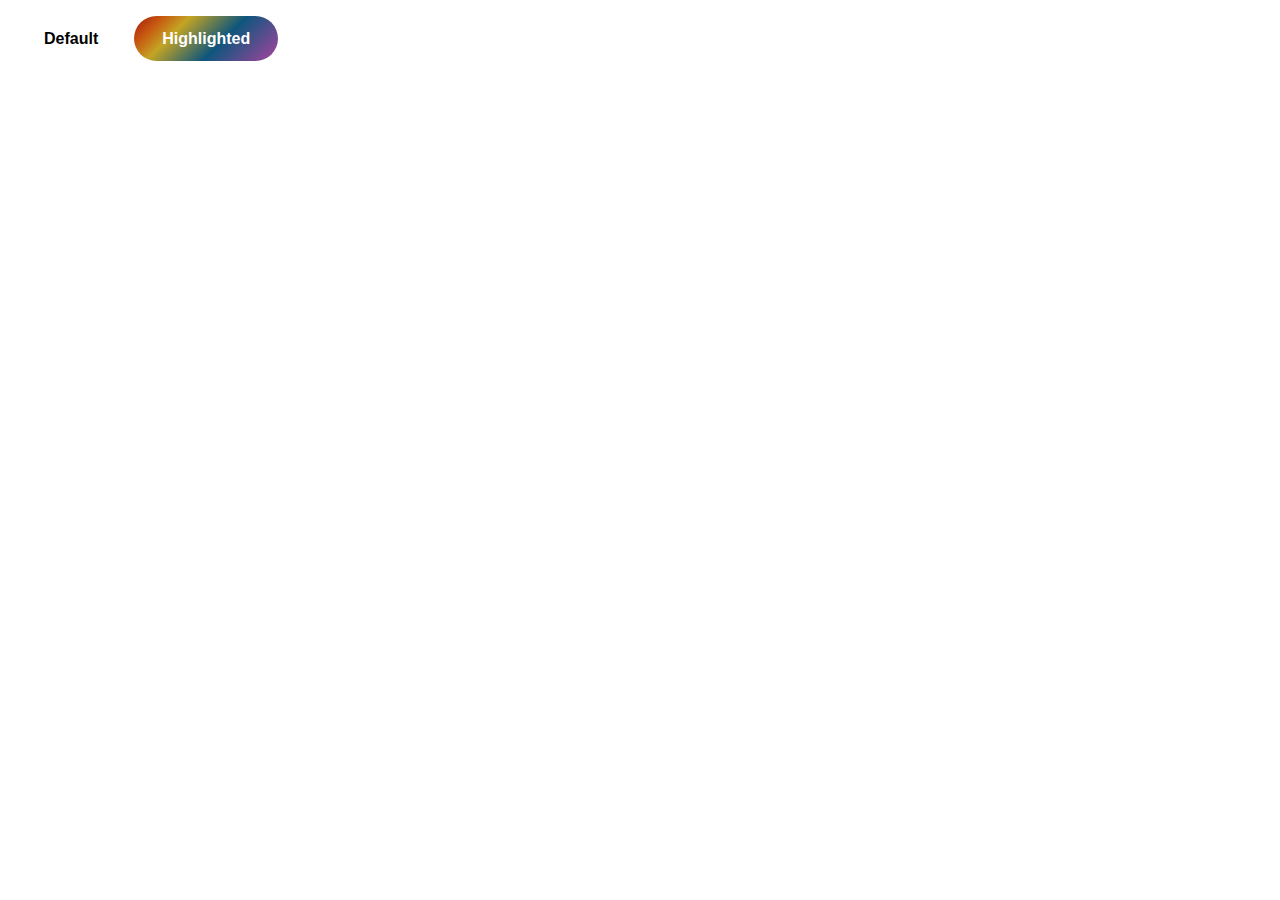
<file: components/trigger.html>
<!DOCTYPE html>
<html lang="en">
<head>
  <meta charset="utf-8" />
  <title>Velin Trigger</title>
  <meta name="viewport" content="width=device-width,initial-scale=1" />
  <link rel="stylesheet" href="/components/colors.css" />
  <style>
    .wrapper { display:inline-flex; gap:8px; }
    .velin-btn {
      position: relative;
      display: inline-flex;
      align-items: center;
      gap: .4em;
      padding: .85rem 1.75rem;
      border: none;
      border-radius: var(--radius-pill);
      font-weight:600;
      font-size:1rem;
      cursor:pointer;
      overflow:hidden;
      transition: transform var(--transition), box-shadow var(--transition);
      background: #fff;
      color:#000;
    }
    .velin-btn.highlighted {
      background: var(--gradient-velin);
      color: #fff;
    }
    .velin-btn:hover { transform:scale(1.03); box-shadow: var(--shadow); }
  </style>
</head>
<body style="background:transparent; margin:0; padding:1rem;font-family:Inter,sans-serif;">
  <div class="wrapper">
    <button class="velin-btn">Default</button>
    <button class="velin-btn highlighted">Highlighted</button>
  </div>
</body>
</html>
</file>
<file: objecx-ui.css>
:root {
  --radius: 1rem;
  --radius-pill: 999px;
  --gradient-objecx: linear-gradient(135deg, #a3150d 0%, #c75610 15%, #c4a423 30%, #80a317 45%, #1c6e0d 55%, #0e7d69 65%, #0e567d 75%, #183b73 85%, #331873 95%, #581873 100%);
  --shadow: 0 40px 100px -10px rgba(0,0,0,.6);
  --text: #f5f5f7;
  --bg: #0f0f12;
  --card-bg: rgba(255,255,255,0.03);
  --transition: .35s cubic-bezier(.4,.2,.2,1);
  --font-sans: "Inter";
  --font-mono: "JetBrains Mono";
}

* { box-sizing:border-box; }

body {
  margin:0;
  background: var(--bg);
  color: var(--text);
  font-family: var(--font-sans);
  -webkit-font-smoothing: antialiased;
  line-height:1.4;
}

.container {
  max-width: 1100px;
  margin: 0 auto;
  padding: 2rem 1rem 4rem;
}

.topbar {
  backdrop-filter: blur(15px);
  background: rgba(15,15,18,.85);
  border-bottom: 1px solid rgba(255,255,255,0.06);
  position: sticky;
  top:0;
  z-index: 100;
}
.topbar .inner {
  max-width: 1100px;
  margin: 0 auto;
  padding: .85rem 1rem;
  display:flex;
  align-items:center;
  justify-content: space-between;
  gap:1rem;
}
.brand {
  display:flex;
  align-items:center;
  gap:12px;
}
.brand img {
  width:32px;
  height:32px;
  border-radius:6px;
}
.title { display:flex; flex-direction:column; line-height:1.1; }
.name { font-size:1.25rem; font-weight:700; }
.tagline { font-size:.65rem; opacity:.75; margin-top:2px; }

.nav {
  display:flex;
  gap:1rem;
}
.nav a {
  text-decoration:none;
  padding:.5rem .9rem;
  border-radius:999px;
  font-weight:600;
  font-size:.85rem;
  background: rgba(255,255,255,0.05);
  color: var(--text);
  transition: background .25s ease;
}
.nav a.active,
.nav a:hover {
  background: #fff;
  color:#000;
}

.section { margin-top:2.5rem; }
h1 { font-size:2.75rem; margin:0; }
h2 { font-size:2rem; margin:0 0 .5rem; }
.lead { font-size:1.1rem; margin:8px 0 12px; opacity:.9; }
.text { font-size:1rem; margin:6px 0; }

.separator {
  height:1px;
  background: rgba(255,255,255,0.08);
  margin: 2.5rem 0;
}

.row { display:flex; gap:1rem; flex-wrap:wrap; }

.objecx-card {
  background: var(--card-bg);
  padding:1.25rem 1rem;
  border-radius: var(--radius);
  box-shadow: var(--shadow);
  transition: transform var(--transition);
  flex:1;
  min-width:220px;
  display:flex;
  flex-direction:column;
  gap:.5rem;
  text-decoration:none;
  color: inherit;
}
.objecx-card:hover { transform: translateY(-2px); }
.objecx-card-header { font-weight:700; font-size:1.1rem; }
.objecx-card-body { font-size:.9rem; opacity:.95; margin-top:4px; }

.link-card { position: relative; }
.link-card::after {
  content: "";
  position: absolute;
  inset:0;
  border-radius: inherit;
  pointer-events:none;
}

.snippet-grid {
  display:grid;
  gap:1rem;
  grid-template-columns: repeat(auto-fit,minmax(220px,1fr));
}
.snippet-card {
  background: var(--card-bg);
  padding:1rem 1rem;
  border-radius: var(--radius);
  box-shadow: var(--shadow);
  display:flex;
  flex-direction:column;
  gap:.5rem;
}
.snippet-title { font-weight:700; font-size:1.1rem; }
.snippet-desc { font-size:.85rem; opacity:.9; }
.snippet-links { margin-top:6px; }

.objecx-btn {
  position: relative;
  display: inline-flex;
  align-items: center;
  gap: .4em;
  padding: .65rem 1.25rem;
  border: none;
  border-radius: var(--radius-pill);
  font-weight:600;
  font-size:.9rem;
  cursor:pointer;
  overflow:hidden;
  transition: transform var(--transition), box-shadow var(--transition);
  background: #fff;
  color:#000;
  min-height:36px;
}
.objecx-btn.small { padding:.45rem .9rem; font-size:.75rem; }
.objecx-btn.highlighted {
  background: var(--gradient-objecx);
  color: #fff;
}
.objecx-btn.highlighted::before {
  content:"";
  position:absolute;
  inset:0;
  mix-blend-mode: overlay;
  opacity:.15;
  background: var(--gradient-objecx);
  border-radius: inherit;
  pointer-events:none;
}
.objecx-btn:hover { transform:scale(1.02); box-shadow: 0 30px 60px -10px rgba(255,255,255,.08); }
.objecx-btn:active { transform:scale(.97); }
.objecx-btn:focus-visible { outline:2px solid transparent; box-shadow: 0 0 0 3px rgba(168,67,157,.7); }

.token-links { display:flex; gap:1rem; flex-wrap:wrap; margin:1rem 0; }

footer {
  margin-top:4rem;
  padding:2rem 1rem;
  font-size:.8rem;
  background: rgba(15,15,18,.9);
  border-top:1px solid rgba(255,255,255,0.06);
}
.footer-inner {
  max-width:1100px;
  margin:0 auto;
  display:flex;
  flex-wrap:wrap;
  justify-content: space-between;
  gap:1rem;
}
.footer-left { flex:1; min-width:220px; }
.footer-right { display:flex; gap:1rem; align-items:center; flex-wrap:wrap; }
.footer-right a { color: var(--text); text-decoration:none; font-weight:600; }
.small { font-size:.65rem; opacity:.75; }
code {
  background: rgba(255,255,255,0.05);
  padding:.15rem .4rem;
  border-radius:.35rem;
  font-family: var(--font-mono);
  font-size:.85rem;
}
</file>
<file: components/colors.css>
/* Velin UI Colors and Design Tokens */

:root {
  /* Core colors */
  --bg: #0f0f12;
  --text: #f5f5f7;

  /* Gradient for highlights and accents */
  --gradient-velin: linear-gradient(
    135deg,
    #a3150d 0%,
    #c75610 15%,
    #c4a423 30%,
    #0e567d 60%,
    #a8439d 100%
  );

  /* Card and overlay backgrounds */
  --card-bg: rgba(255, 255, 255, 0.03);
  --input-bg: rgba(255, 255, 255, 0.05);
  --input-bg-focus: rgba(255, 255, 255, 0.08);

  /* Shadows */
  --shadow: 0 40px 100px -10px rgba(0, 0, 0, 0.6);
  --toast-shadow: 0 30px 60px -10px rgba(0, 0, 0, 0.5);

  /* Border radius */
  --radius: 1rem;
  --radius-pill: 999px;

  /* Status colors */
  --success: #1eb854;
  --error: #e24f4f;

  /* Badge background colors (light overlays) */
  --badge-bg-accent: rgba(168, 67, 157, 0.15);
  --badge-bg-success: rgba(30, 184, 84, 0.15);
  --badge-bg-error: rgba(226, 79, 79, 0.15);
}

/* Utility classes for backgrounds and colors */

.bg-gradient-velin {
  background: var(--gradient-velin);
}

.bg-card {
  background: var(--card-bg);
}

.bg-input {
  background: var(--input-bg);
}

.bg-input-focus {
  background: var(--input-bg-focus);
}

.shadow {
  box-shadow: var(--shadow);
}

.shadow-toast {
  box-shadow: var(--toast-shadow);
}

.radius {
  border-radius: var(--radius);
}

.radius-pill {
  border-radius: var(--radius-pill);
}

/* Status colors */
.text-success {
  color: var(--success);
}

.text-error {
  color: var(--error);
}

.bg-badge-accent {
  background-color: var(--badge-bg-accent);
}

.bg-badge-success {
  background-color: var(--badge-bg-success);
}

.bg-badge-error {
  background-color: var(--badge-bg-error);
}
</file>
